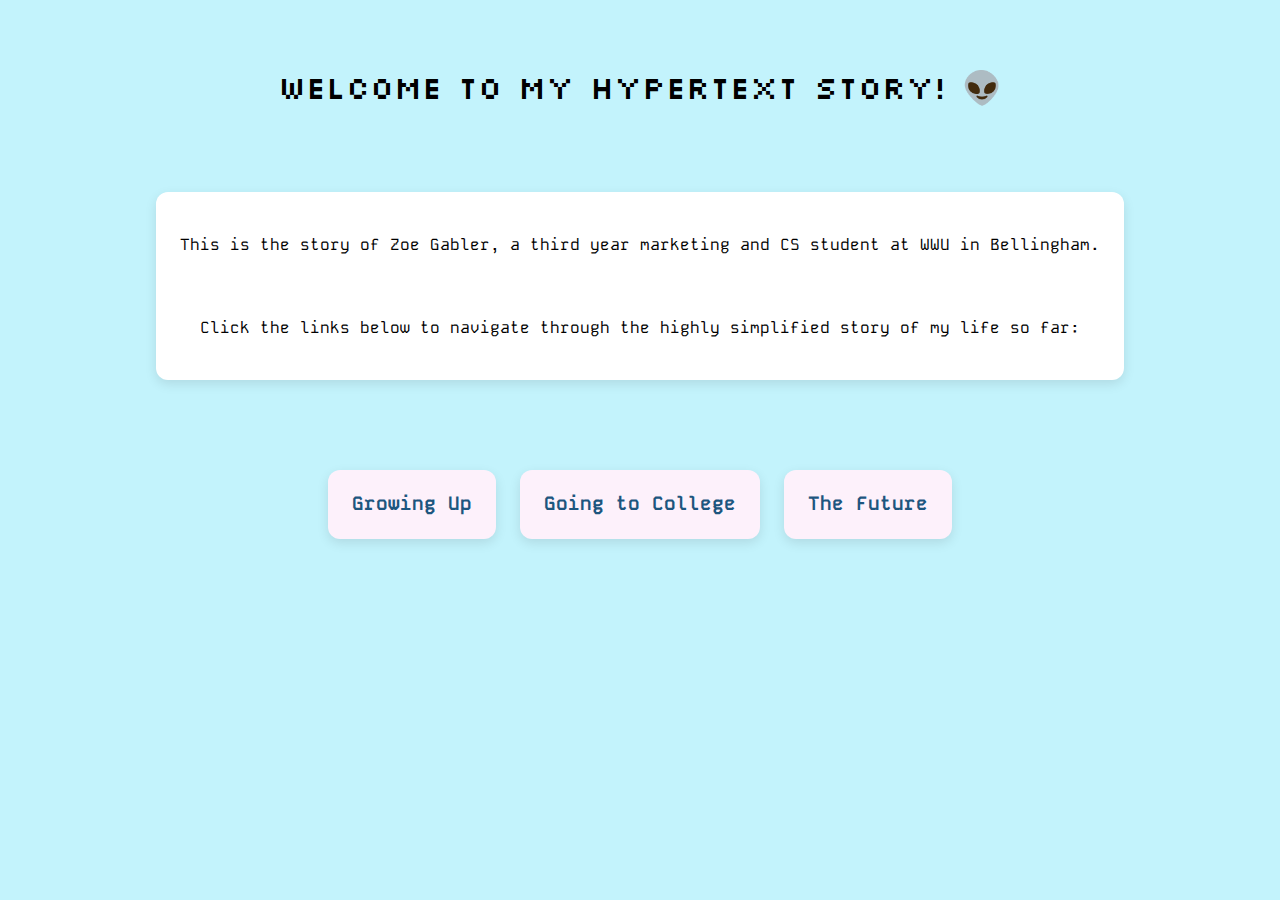
<file: Assignment 1/index.html>
<!DOCTYPE html>
<html lang="en">
    <head>
        <meta charset="UTF-8">
        <title>Hypertext Story</title>
        <link rel="stylesheet" href="stylesheet.css">
    </head>
    <body class="index">
        <div class="container">
        <h1 class="animated-title">Welcome to my Hypertext Story! 👽</h1>
        <br>
        <div class="section-box">
        <p>This is the story of Zoe Gabler, a third year marketing and CS student at WWU in Bellingham.</p>
        <br>
        <p>Click the links below to navigate through the highly simplified story of my life so far:</p>
        </div>
        <br>
        <div class="link-boxes">
            <div class="link-box">
              <a href="growingup.html">Growing Up</a>
            </div>
            <div class="link-box">
              <a href="college.html">Going to College</a>
            </div>
            <div class="link-box">
              <a href="future.html">The Future</a>
            </div>
          </div>
    </body>
</html>
</file>
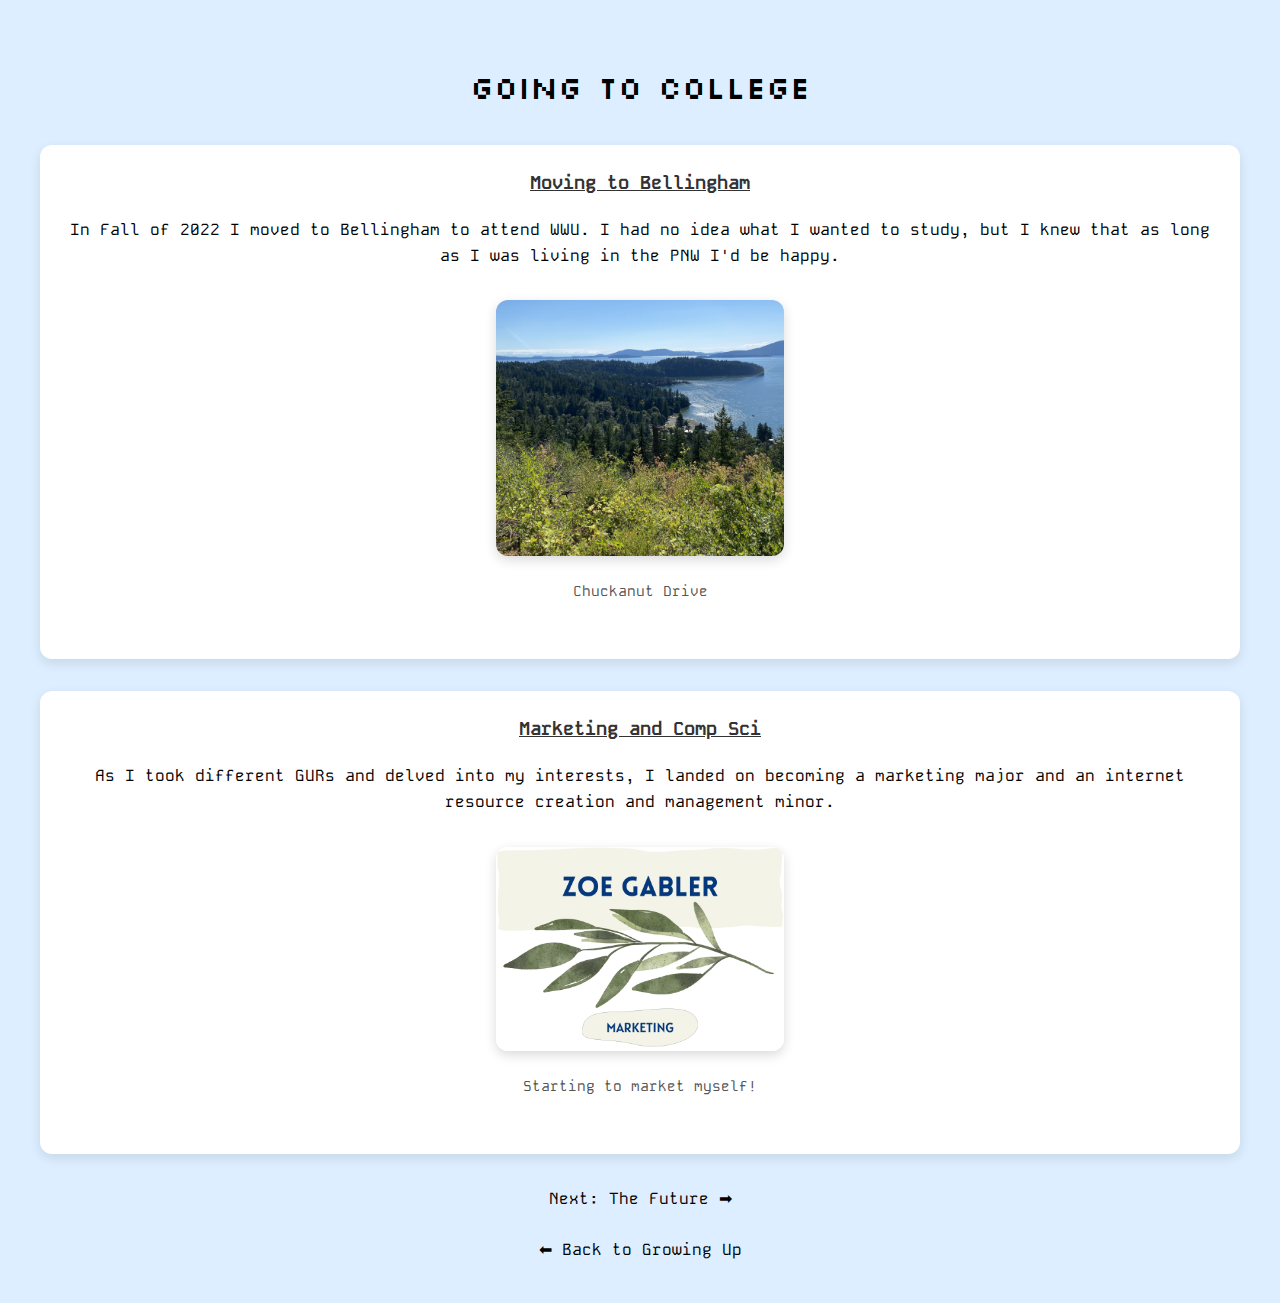
<file: Assignment 1/college.html>
<!DOCTYPE html>
<html lang="en">
    <head>
        <meta charset="UTF-8" />
        <title>Going to College</title>
        <link rel="stylesheet" href="stylesheet.css" />
    </head>
    <body class="college">
        <div class="container">
        <h1 class="animated-title">Going to College</h1>
        <div class="section-box">
            <h3>Moving to Bellingham</h3>
            <p>In Fall of 2022 I moved to Bellingham to attend WWU. I had no idea what I wanted to study, but I knew that as long as I was living in the PNW I'd be happy.</p>
            <figure>
                <img src="Images/bellingham.jpg" alt="Bellingham">
                <figcaption>Chuckanut Drive</figcaption>
              </figure>      
        </div>
        <div class="section-box">
            <h3>Marketing and Comp Sci</h3>
            <p>As I took different GURs and delved into my interests, I landed on becoming a marketing major and an internet resource creation and management minor.</p>
            <figure>
                <img src="Images/zoegabler.png" alt="Me">
                <figcaption>Starting to market myself!</figcaption>
              </figure>      
        </div>
        <a href="future.html">Next: The Future ➡</a><br><br>
        <a href="growingup.html">⬅ Back to Growing Up</a>
</body>
</html>
</file>
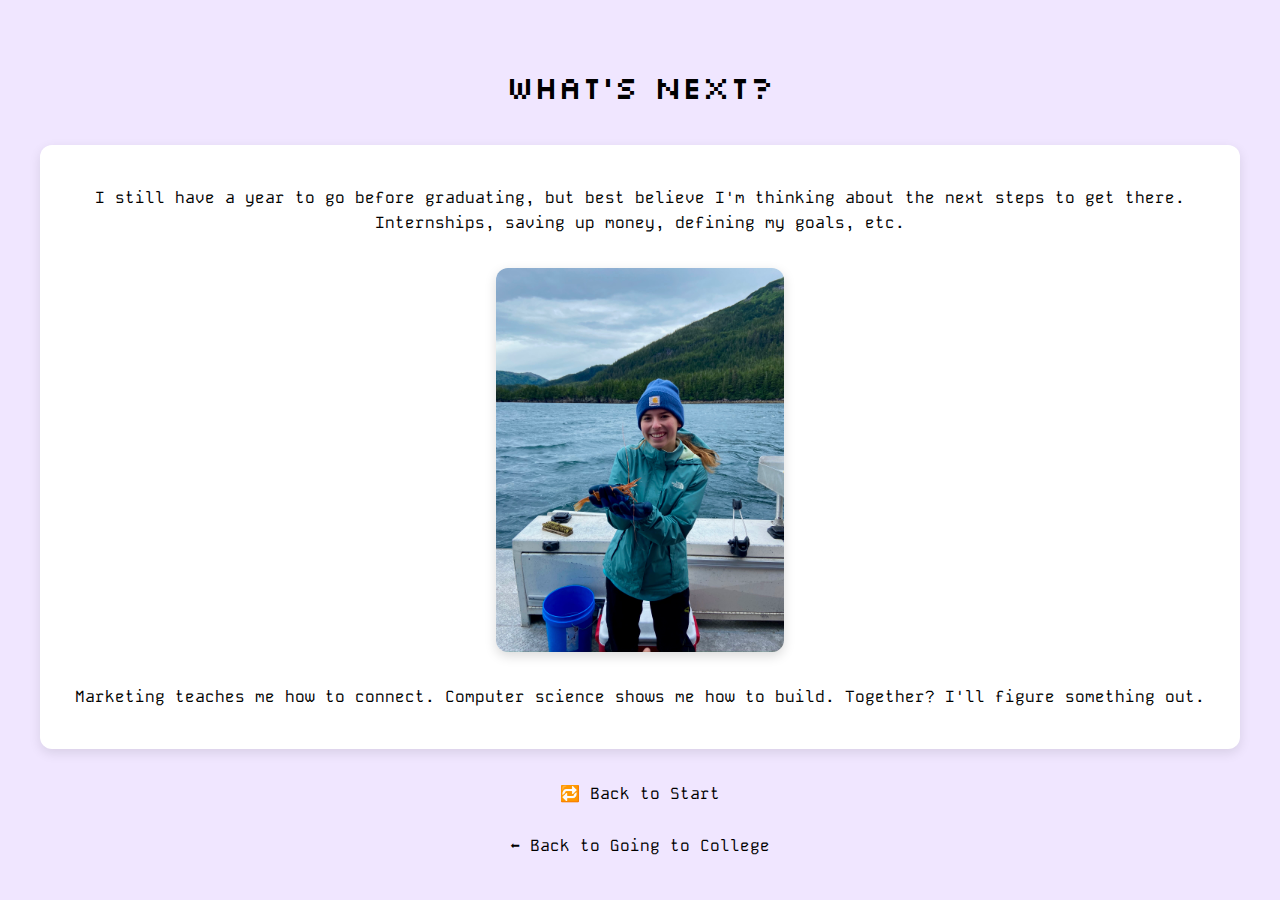
<file: Assignment 1/future.html>
<!DOCTYPE html>
<html lang="en">
    <head>
        <meta charset="UTF-8" />
        <title>The Future</title>
        <link rel="stylesheet" href="stylesheet.css" />
    </head>
    <body class="future">
        <div class="container">
        <h1 class="animated-title">What’s Next?</h1>
        <div class="section-box">
        <p>I still have a year to go before graduating, but best believe I'm thinking about the next steps to get there. Internships, saving up money, defining my goals, etc.</p>
        <figure>
            <img src="Images/alaska.jpg" alt="Cool">
          </figure> 
        <p>Marketing teaches me how to connect. Computer science shows me how to build. Together? I'll figure something out.</p>
        </div>
        <a href="index.html">🔁 Back to Start</a><br><br>
        <a href="college.html">⬅ Back to Going to College</a>
    </body>
</html>
</file>
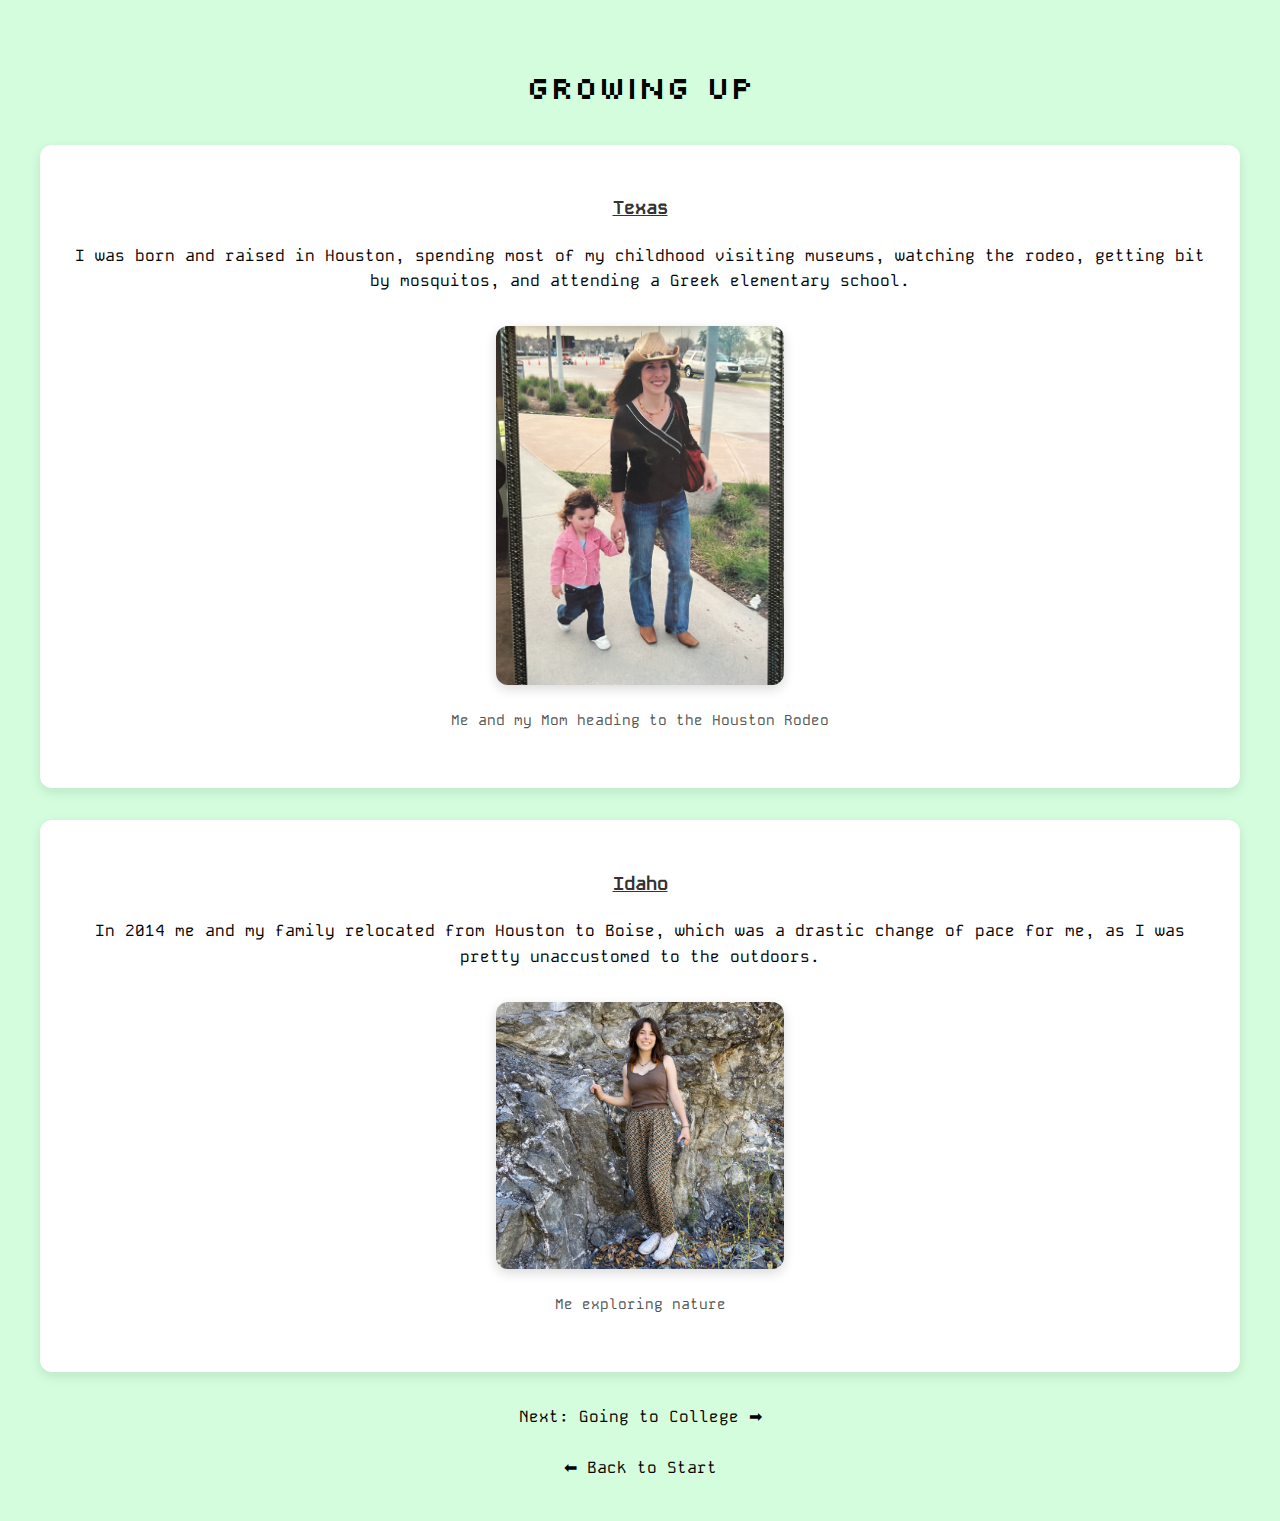
<file: Assignment 1/growingup.html>
<!DOCTYPE html>
<html lang="en">
    <head>
        <meta charset="UTF-8" />
        <title>Growing Up</title>
        <link rel="stylesheet" href="stylesheet.css" />
    </head>
    <body class="growingup">
        <div class="container">
        <h1 class="animated-title">Growing Up</h1>
        <div class="section-box">
        <br>
        <h3>Texas</h3>
        <p>I was born and raised in Houston, spending most of my childhood visiting museums, watching the rodeo, getting bit by mosquitos, and attending a Greek elementary school.</p>
        <figure>
            <img src="Images/texas.jpg" alt="Me and my Mom">
            <figcaption>Me and my Mom heading to the Houston Rodeo</figcaption>
          </figure>         
        </div>
        <div class="section-box">
        <br>
        <h3>Idaho</h3>
        <p>In 2014 me and my family relocated from Houston to Boise, which was a drastic change of pace for me, as I was pretty unaccustomed to the outdoors.</p>
        <figure>
            <img src="Images/idaho.jpg" alt="Me in Idaho">
            <figcaption>Me exploring nature</figcaption>
          </figure>          
        </div>
        <a href="college.html">Next: Going to College ➡</a><br><br>
        <a href="index.html">⬅ Back to Start</a>
    </body>
</html>
</file>
<file: Assignment 1/stylesheet.css>
@import url('https://fonts.googleapis.com/css2?family=Silkscreen:wght@400;700&display=swap');
@import url('https://fonts.googleapis.com/css2?family=Kode+Mono&display=swap');

body {
    padding: 2em;
    font-family: "Kode Mono", monospace;
    line-height: 1.6;
    display: flex;
    flex-direction: column;
    align-items: center;
    justify-content: center;
    text-align: center;
  }
  
  a {
    color: black;
    text-decoration: none;
  }
  
  a:hover {
    text-decoration: underline;
  }
  
  h1 {
    font-size: 2em;
    font-family: "Silkscreen", sans-serif;
    font-weight: 400;
    color: black;
  }

  h3 {
    text-decoration: underline;
  }

  .index {
    background-color: #c3f3fc;
    color: black;
  }
  
  .growingup {
    color: black;
    background-color: #d3fddc;
  }
  
  .college {
    background-color: #dceeff;
    color: black;
  }
  
  .future {
    background-color: #f0e6ff;
    color: black;
  }
  
  img {
    display: block;
    max-width: 25%;
    height: auto;
    border-radius: 12px;
    box-shadow: 0 4px 12px rgba(0, 0, 0, 0.15);
    margin: 1.5em auto;
  }
  
  figure {
    text-align: center;
    margin: 2em 0;
  }
  
  figcaption {
    font-size: 0.9em;
    color: #555;
    margin-top: 0.5em;
  }

  .link-boxes {
    display: flex;
    flex-direction: row;
    gap: 1.5em;
    justify-content: center;
    margin-top: 2em;
  }
  
  .link-box {
    background-color: rgb(253, 241, 251);
    padding: 1.2em 1.5em;
    border-radius: 12px;
    box-shadow: 0 4px 12px rgba(0, 0, 0, 0.1);
    transition: transform 0.2s ease, box-shadow 0.2s ease;
  }

  .link-box:hover {
    transform: translateY(-4px);
    box-shadow: 0 6px 16px rgba(0, 0, 0, 0.15);
  }
  
  .link-box a {
    font-size: 1.2em;
    font-weight: bold;
    display: block;
    color: #1d567f;
  }
  
  @keyframes fadeSlideIn {
    0% {
      opacity: 0;
      transform: translateY(30px);
    }
    100% {
      opacity: 1;
      transform: translateY(0);
    }
  }
  
  h1.animated-title {
    animation: fadeSlideIn 1s ease-out;
  }
  
  .section-box {
    background-color: white;
    padding: 1.5em;
    margin: 2em 0;
    border-radius: 12px;
    box-shadow: 0 4px 12px rgba(0, 0, 0, 0.1);
    text-align: center;
  }
  
  .section-box h3 {
    margin-top: 0;
    color: #333;
  }
</file>
